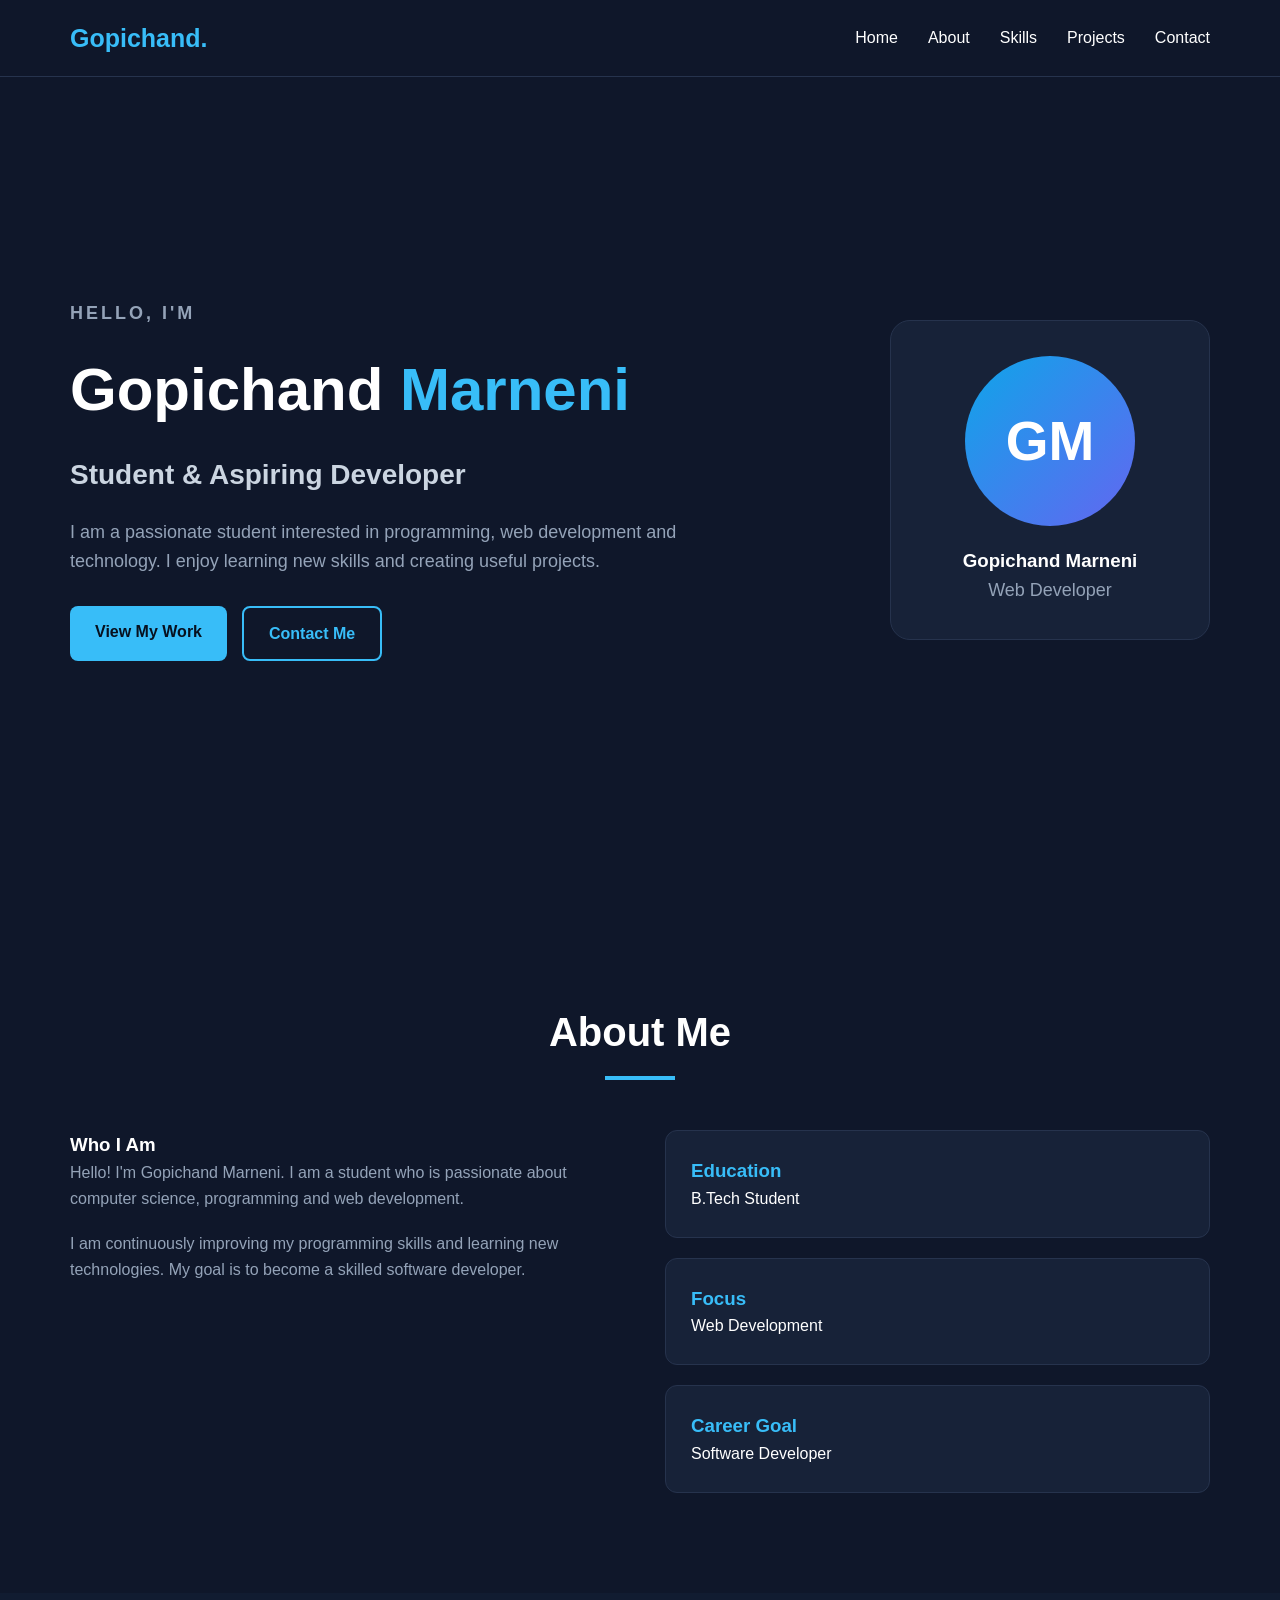
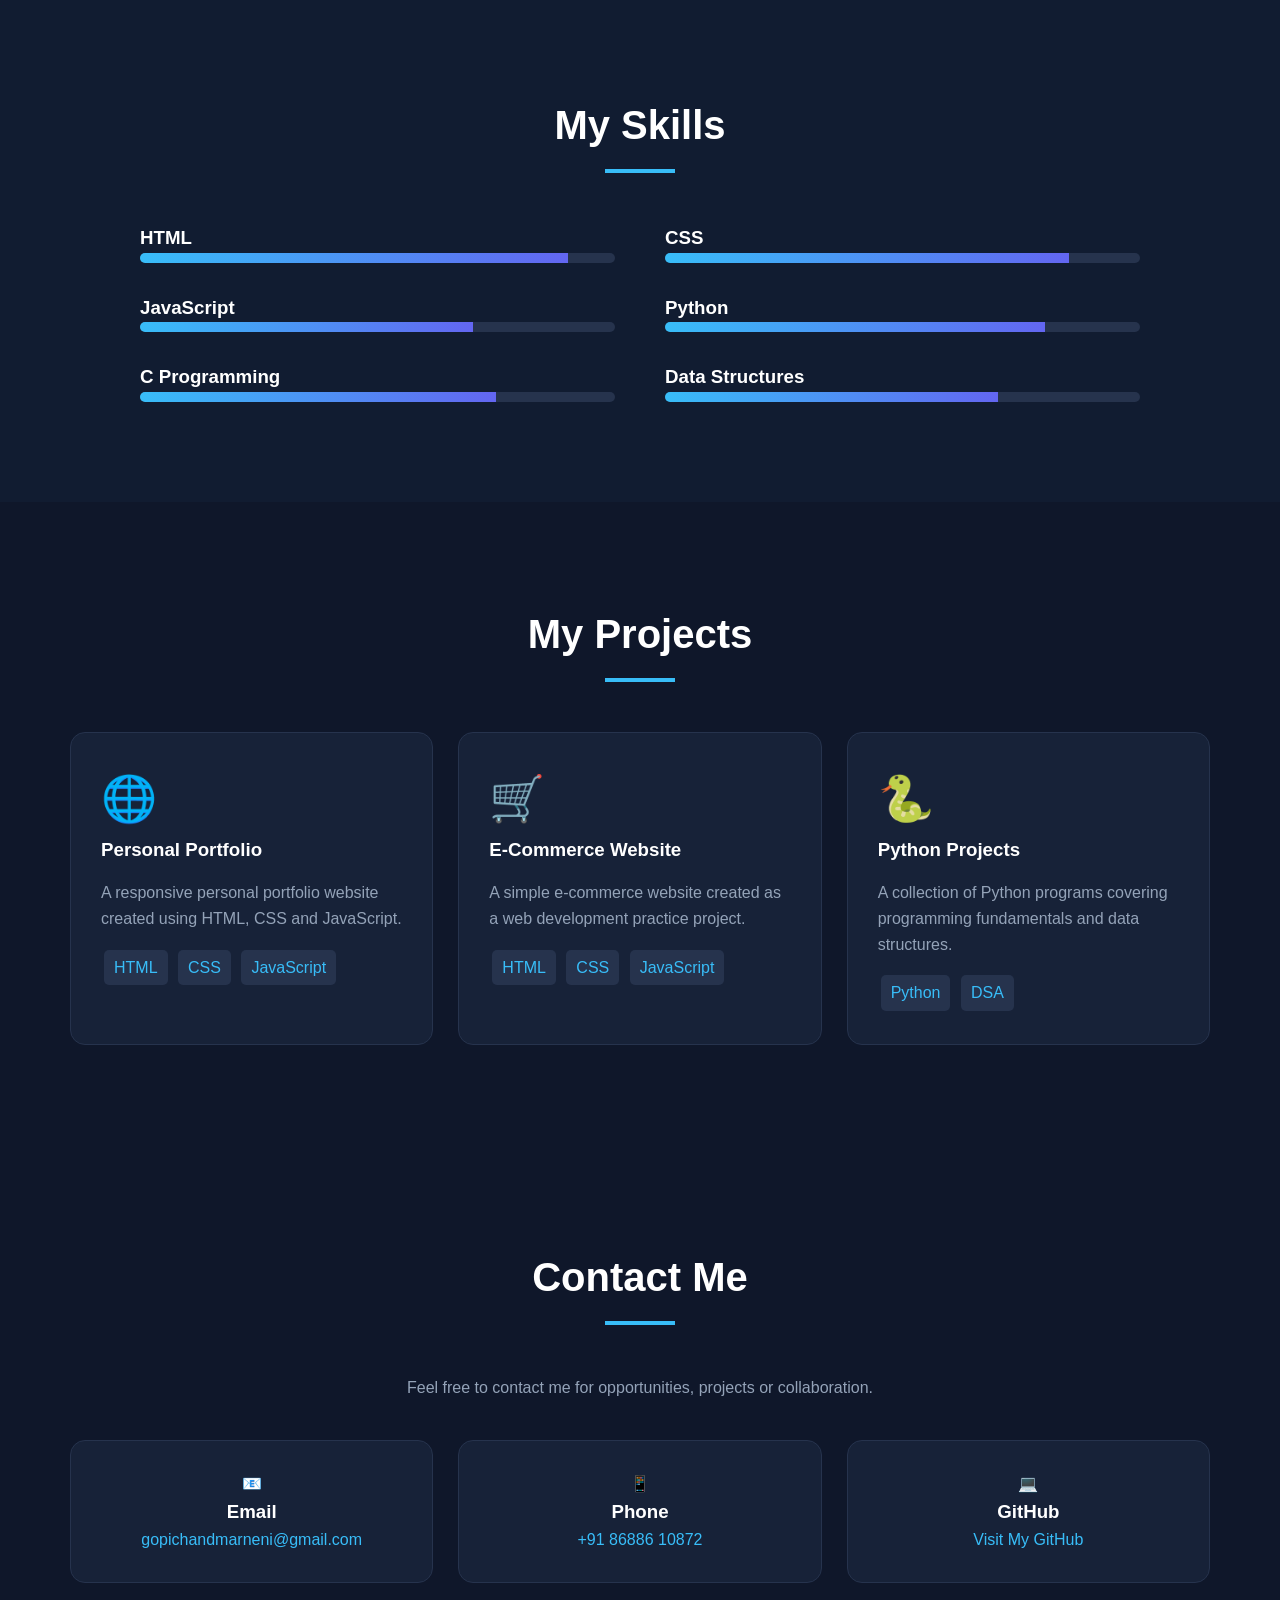
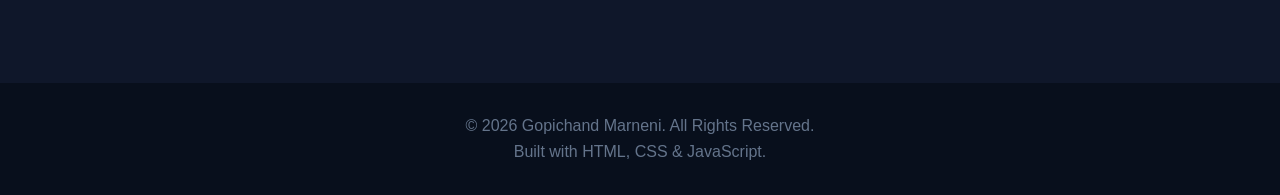
<file: index.html>
<!DOCTYPE html>
<html lang="en">
<head>
    <meta charset="UTF-8">

    <meta name="viewport"
          content="width=device-width, initial-scale=1.0">

    <title>Gopichand Marneni | Portfolio</title>

    <link rel="stylesheet" href="style.css">
</head>

<body>

    <!-- ================= NAVBAR ================= -->

    <header>
        <nav class="navbar">

            <div class="logo">
                Gopichand.
            </div>

            <ul class="nav-links">
                <li>
                    <a href="#home">Home</a>
                </li>

                <li>
                    <a href="#about">About</a>
                </li>

                <li>
                    <a href="#skills">Skills</a>
                </li>

                <li>
                    <a href="#projects">Projects</a>
                </li>

                <li>
                    <a href="#contact">Contact</a>
                </li>
            </ul>

            <button class="menu-btn"
                    onclick="toggleMenu()">
                ☰
            </button>

        </nav>
    </header>


    <!-- ================= HOME ================= -->

    <section id="home" class="hero">

        <div class="hero-content">

            <p class="small-text">
                HELLO, I'M
            </p>

            <h1>
                Gopichand
                <span>Marneni</span>
            </h1>

            <h2>
                Student & Aspiring Developer
            </h2>

            <p>
                I am a passionate student interested in
                programming, web development and technology.
                I enjoy learning new skills and creating
                useful projects.
            </p>

            <div class="hero-buttons">

                <a href="#projects"
                   class="btn">
                    View My Work
                </a>

                <a href="#contact"
                   class="btn secondary">
                    Contact Me
                </a>

            </div>

        </div>


        <!-- Profile -->

        <div class="profile-card">

            <div class="profile-circle">
                GM
            </div>

            <h3>
                Gopichand Marneni
            </h3>

            <p>
                Web Developer
            </p>

        </div>

    </section>


    <!-- ================= ABOUT ================= -->

    <section id="about"
             class="section">

        <h2 class="section-title">
            About Me
        </h2>

        <div class="about-container">

            <div class="about-text">

                <h3>
                    Who I Am
                </h3>

                <p>
                    Hello! I'm Gopichand Marneni.
                    I am a student who is passionate
                    about computer science, programming
                    and web development.
                </p>

                <p>
                    I am continuously improving my
                    programming skills and learning
                    new technologies. My goal is to
                    become a skilled software developer.
                </p>

            </div>


            <div class="about-info">

                <div class="info-box">

                    <h3>
                        Education
                    </h3>

                    <p>
                        B.Tech Student
                    </p>

                </div>


                <div class="info-box">

                    <h3>
                        Focus
                    </h3>

                    <p>
                        Web Development
                    </p>

                </div>


                <div class="info-box">

                    <h3>
                        Career Goal
                    </h3>

                    <p>
                        Software Developer
                    </p>

                </div>

            </div>

        </div>

    </section>


    <!-- ================= SKILLS ================= -->

    <section id="skills"
             class="section skills-section">

        <h2 class="section-title">
            My Skills
        </h2>

        <div class="skills-container">


            <!-- HTML -->

            <div class="skill">

                <h3>
                    HTML
                </h3>

                <div class="progress">

                    <div class="progress-bar html">
                    </div>

                </div>

            </div>


            <!-- CSS -->

            <div class="skill">

                <h3>
                    CSS
                </h3>

                <div class="progress">

                    <div class="progress-bar css">
                    </div>

                </div>

            </div>


            <!-- JavaScript -->

            <div class="skill">

                <h3>
                    JavaScript
                </h3>

                <div class="progress">

                    <div class="progress-bar javascript">
                    </div>

                </div>

            </div>


            <!-- Python -->

            <div class="skill">

                <h3>
                    Python
                </h3>

                <div class="progress">

                    <div class="progress-bar python">
                    </div>

                </div>

            </div>


            <!-- C -->

            <div class="skill">

                <h3>
                    C Programming
                </h3>

                <div class="progress">

                    <div class="progress-bar c">
                    </div>

                </div>

            </div>


            <!-- DSA -->

            <div class="skill">

                <h3>
                    Data Structures
                </h3>

                <div class="progress">

                    <div class="progress-bar dsa">
                    </div>

                </div>

            </div>

        </div>

    </section>


    <!-- ================= PROJECTS ================= -->

    <section id="projects"
             class="section">

        <h2 class="section-title">
            My Projects
        </h2>


        <div class="projects-container">


            <!-- Project 1 -->

            <div class="project-card">

                <div class="project-icon">
                    🌐
                </div>

                <h3>
                    Personal Portfolio
                </h3>

                <p>
                    A responsive personal portfolio
                    website created using HTML,
                    CSS and JavaScript.
                </p>

                <span>
                    HTML
                </span>

                <span>
                    CSS
                </span>

                <span>
                    JavaScript
                </span>

            </div>


            <!-- Project 2 -->

            <div class="project-card">

                <div class="project-icon">
                    🛒
                </div>

                <h3>
                    E-Commerce Website
                </h3>

                <p>
                    A simple e-commerce website
                    created as a web development
                    practice project.
                </p>

                <span>
                    HTML
                </span>

                <span>
                    CSS
                </span>

                <span>
                    JavaScript
                </span>

            </div>


            <!-- Project 3 -->

            <div class="project-card">

                <div class="project-icon">
                    🐍
                </div>

                <h3>
                    Python Projects
                </h3>

                <p>
                    A collection of Python programs
                    covering programming fundamentals
                    and data structures.
                </p>

                <span>
                    Python
                </span>

                <span>
                    DSA
                </span>

            </div>

        </div>

    </section>


    <!-- ================= CONTACT ================= -->

    <section id="contact"
             class="section contact-section">

        <h2 class="section-title">
            Contact Me
        </h2>

        <p class="contact-intro">
            Feel free to contact me for opportunities,
            projects or collaboration.
        </p>


        <div class="contact-container">


            <!-- Email -->

            <div class="contact-card">

                <div class="contact-icon">
                    📧
                </div>

                <h3>
                    Email
                </h3>

                <a href="mailto:gopichandmarneni@gmail.com">
                    gopichandmarneni@gmail.com
                </a>

            </div>


            <!-- Phone -->

            <div class="contact-card">

                <div class="contact-icon">
                    📱
                </div>

                <h3>
                    Phone
                </h3>

                <a href="tel:+918688610872">
                    +91 86886 10872
                </a>

            </div>


            <!-- GitHub -->

            <div class="contact-card">

                <div class="contact-icon">
                    💻
                </div>

                <h3>
                    GitHub
                </h3>

                <a href="https://github.com/"
                   target="_blank">
                    Visit My GitHub
                </a>

            </div>

        </div>

    </section>


    <!-- ================= FOOTER ================= -->

    <footer>

        <p>
            © 2026 Gopichand Marneni.
            All Rights Reserved.
        </p>

        <p>
            Built with HTML, CSS & JavaScript.
        </p>

    </footer>


    <!-- JavaScript -->

    <script src="script.js"></script>

</body>
</html>
</file>
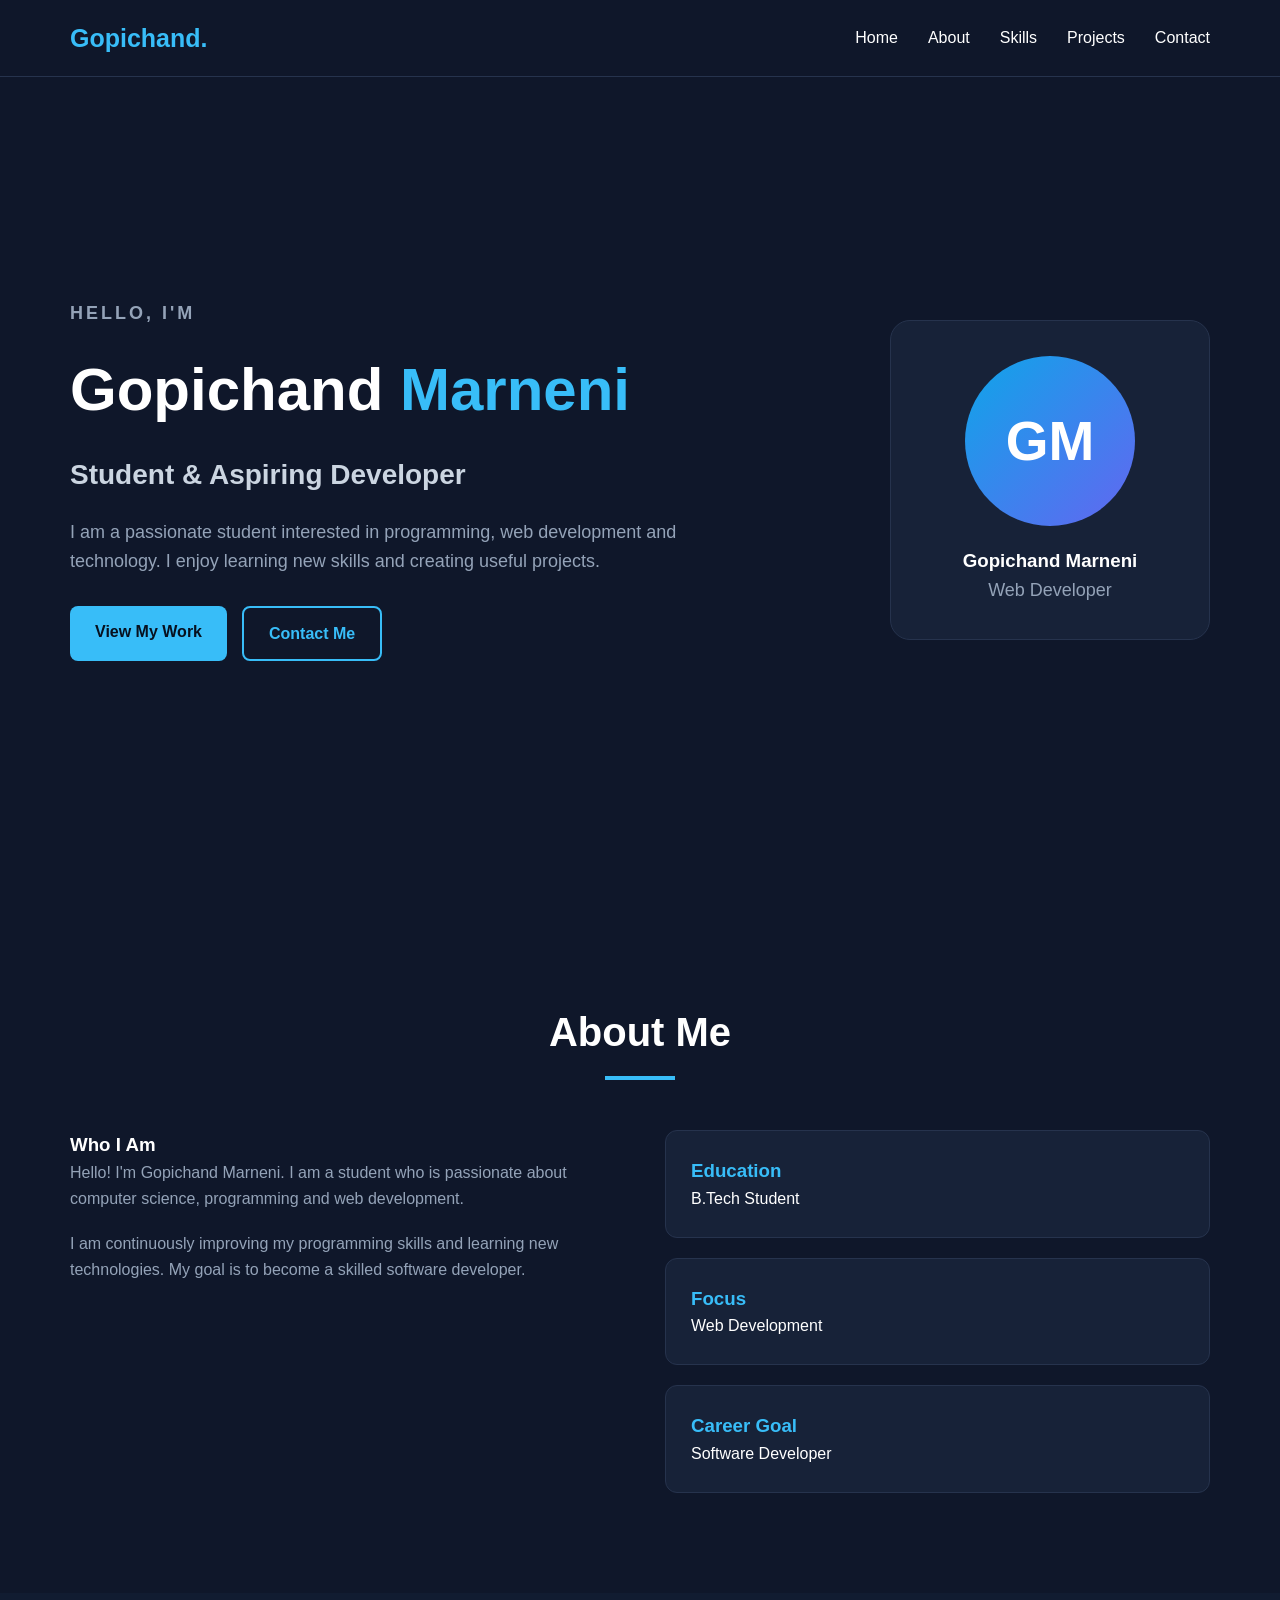
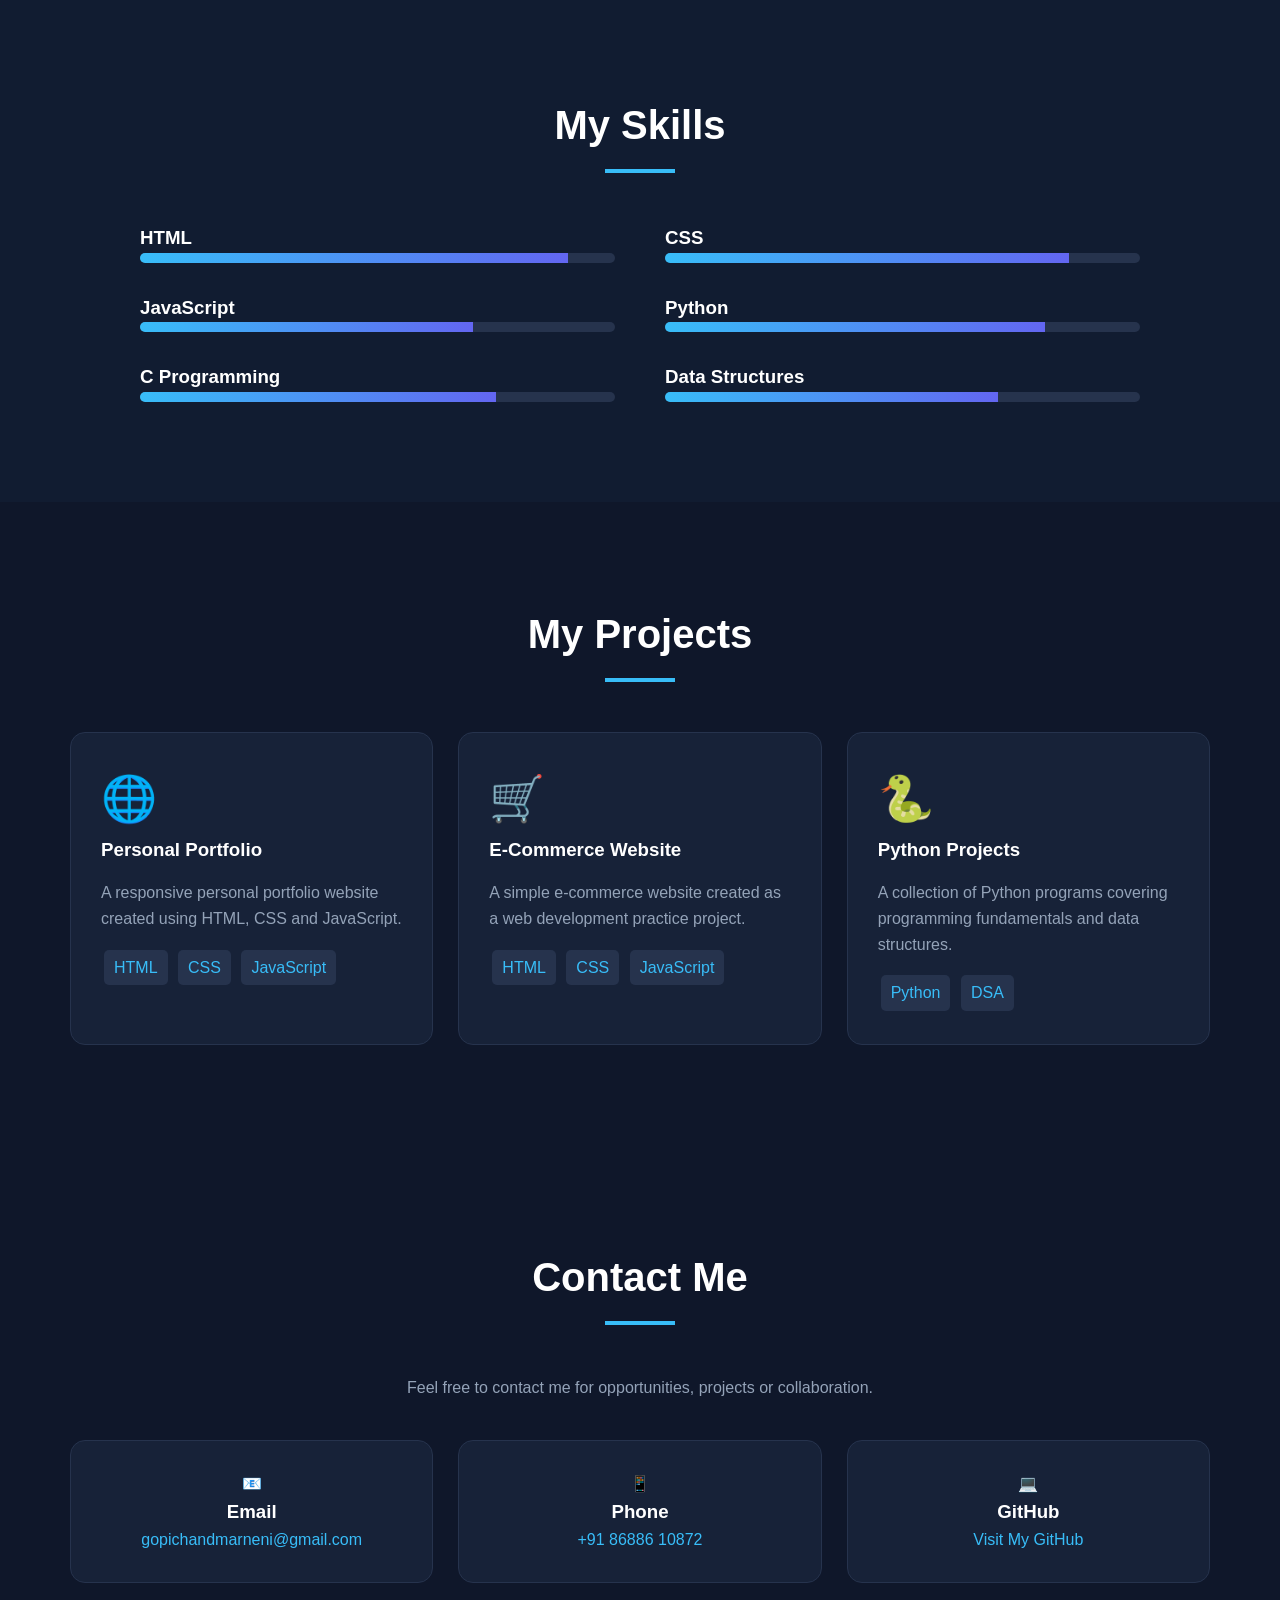
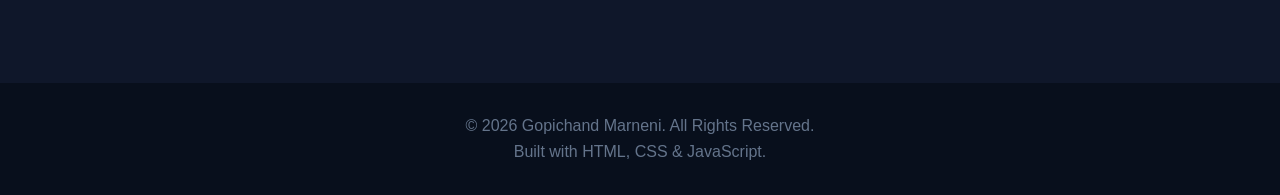
<file: portfolio1.html>
<!DOCTYPE html>
<html lang="en">
<head>
    <meta charset="UTF-8">

    <meta name="viewport"
          content="width=device-width, initial-scale=1.0">

    <title>Gopichand Marneni | Portfolio</title>

    <link rel="stylesheet" href="style.css">
</head>

<body>

    <!-- ================= NAVBAR ================= -->

    <header>
        <nav class="navbar">

            <div class="logo">
                Gopichand.
            </div>

            <ul class="nav-links">
                <li>
                    <a href="#home">Home</a>
                </li>

                <li>
                    <a href="#about">About</a>
                </li>

                <li>
                    <a href="#skills">Skills</a>
                </li>

                <li>
                    <a href="#projects">Projects</a>
                </li>

                <li>
                    <a href="#contact">Contact</a>
                </li>
            </ul>

            <button class="menu-btn"
                    onclick="toggleMenu()">
                ☰
            </button>

        </nav>
    </header>


    <!-- ================= HOME ================= -->

    <section id="home" class="hero">

        <div class="hero-content">

            <p class="small-text">
                HELLO, I'M
            </p>

            <h1>
                Gopichand
                <span>Marneni</span>
            </h1>

            <h2>
                Student & Aspiring Developer
            </h2>

            <p>
                I am a passionate student interested in
                programming, web development and technology.
                I enjoy learning new skills and creating
                useful projects.
            </p>

            <div class="hero-buttons">

                <a href="#projects"
                   class="btn">
                    View My Work
                </a>

                <a href="#contact"
                   class="btn secondary">
                    Contact Me
                </a>

            </div>

        </div>


        <!-- Profile -->

        <div class="profile-card">

            <div class="profile-circle">
                GM
            </div>

            <h3>
                Gopichand Marneni
            </h3>

            <p>
                Web Developer
            </p>

        </div>

    </section>


    <!-- ================= ABOUT ================= -->

    <section id="about"
             class="section">

        <h2 class="section-title">
            About Me
        </h2>

        <div class="about-container">

            <div class="about-text">

                <h3>
                    Who I Am
                </h3>

                <p>
                    Hello! I'm Gopichand Marneni.
                    I am a student who is passionate
                    about computer science, programming
                    and web development.
                </p>

                <p>
                    I am continuously improving my
                    programming skills and learning
                    new technologies. My goal is to
                    become a skilled software developer.
                </p>

            </div>


            <div class="about-info">

                <div class="info-box">

                    <h3>
                        Education
                    </h3>

                    <p>
                        B.Tech Student
                    </p>

                </div>


                <div class="info-box">

                    <h3>
                        Focus
                    </h3>

                    <p>
                        Web Development
                    </p>

                </div>


                <div class="info-box">

                    <h3>
                        Career Goal
                    </h3>

                    <p>
                        Software Developer
                    </p>

                </div>

            </div>

        </div>

    </section>


    <!-- ================= SKILLS ================= -->

    <section id="skills"
             class="section skills-section">

        <h2 class="section-title">
            My Skills
        </h2>

        <div class="skills-container">


            <!-- HTML -->

            <div class="skill">

                <h3>
                    HTML
                </h3>

                <div class="progress">

                    <div class="progress-bar html">
                    </div>

                </div>

            </div>


            <!-- CSS -->

            <div class="skill">

                <h3>
                    CSS
                </h3>

                <div class="progress">

                    <div class="progress-bar css">
                    </div>

                </div>

            </div>


            <!-- JavaScript -->

            <div class="skill">

                <h3>
                    JavaScript
                </h3>

                <div class="progress">

                    <div class="progress-bar javascript">
                    </div>

                </div>

            </div>


            <!-- Python -->

            <div class="skill">

                <h3>
                    Python
                </h3>

                <div class="progress">

                    <div class="progress-bar python">
                    </div>

                </div>

            </div>


            <!-- C -->

            <div class="skill">

                <h3>
                    C Programming
                </h3>

                <div class="progress">

                    <div class="progress-bar c">
                    </div>

                </div>

            </div>


            <!-- DSA -->

            <div class="skill">

                <h3>
                    Data Structures
                </h3>

                <div class="progress">

                    <div class="progress-bar dsa">
                    </div>

                </div>

            </div>

        </div>

    </section>


    <!-- ================= PROJECTS ================= -->

    <section id="projects"
             class="section">

        <h2 class="section-title">
            My Projects
        </h2>


        <div class="projects-container">


            <!-- Project 1 -->

            <div class="project-card">

                <div class="project-icon">
                    🌐
                </div>

                <h3>
                    Personal Portfolio
                </h3>

                <p>
                    A responsive personal portfolio
                    website created using HTML,
                    CSS and JavaScript.
                </p>

                <span>
                    HTML
                </span>

                <span>
                    CSS
                </span>

                <span>
                    JavaScript
                </span>

            </div>


            <!-- Project 2 -->

            <div class="project-card">

                <div class="project-icon">
                    🛒
                </div>

                <h3>
                    E-Commerce Website
                </h3>

                <p>
                    A simple e-commerce website
                    created as a web development
                    practice project.
                </p>

                <span>
                    HTML
                </span>

                <span>
                    CSS
                </span>

                <span>
                    JavaScript
                </span>

            </div>


            <!-- Project 3 -->

            <div class="project-card">

                <div class="project-icon">
                    🐍
                </div>

                <h3>
                    Python Projects
                </h3>

                <p>
                    A collection of Python programs
                    covering programming fundamentals
                    and data structures.
                </p>

                <span>
                    Python
                </span>

                <span>
                    DSA
                </span>

            </div>

        </div>

    </section>


    <!-- ================= CONTACT ================= -->

    <section id="contact"
             class="section contact-section">

        <h2 class="section-title">
            Contact Me
        </h2>

        <p class="contact-intro">
            Feel free to contact me for opportunities,
            projects or collaboration.
        </p>


        <div class="contact-container">


            <!-- Email -->

            <div class="contact-card">

                <div class="contact-icon">
                    📧
                </div>

                <h3>
                    Email
                </h3>

                <a href="mailto:gopichandmarneni@gmail.com">
                    gopichandmarneni@gmail.com
                </a>

            </div>


            <!-- Phone -->

            <div class="contact-card">

                <div class="contact-icon">
                    📱
                </div>

                <h3>
                    Phone
                </h3>

                <a href="tel:+918688610872">
                    +91 86886 10872
                </a>

            </div>


            <!-- GitHub -->

            <div class="contact-card">

                <div class="contact-icon">
                    💻
                </div>

                <h3>
                    GitHub
                </h3>

                <a href="https://github.com/"
                   target="_blank">
                    Visit My GitHub
                </a>

            </div>

        </div>

    </section>


    <!-- ================= FOOTER ================= -->

    <footer>

        <p>
            © 2026 Gopichand Marneni.
            All Rights Reserved.
        </p>

        <p>
            Built with HTML, CSS & JavaScript.
        </p>

    </footer>


    <!-- JavaScript -->

    <script src="script.js"></script>

</body>
</html>
</file>
<file: style.css>
* {
    margin: 0;
    padding: 0;
    box-sizing: border-box;
    scroll-behavior: smooth;
}

body {
    font-family: Arial, Helvetica, sans-serif;
    background: #0f172a;
    color: white;
    line-height: 1.6;
}

header {
    width: 100%;
    background: #0f172a;
    position: fixed;
    top: 0;
    left: 0;
    z-index: 1000;
    border-bottom: 1px solid #26334d;
}

.navbar {
    max-width: 1200px;
    margin: auto;
    padding: 18px 30px;
    display: flex;
    justify-content: space-between;
    align-items: center;
}

.logo {
    font-size: 25px;
    font-weight: bold;
    color: #38bdf8;
}

.nav-links {
    display: flex;
    list-style: none;
    gap: 30px;
}

.nav-links a {
    text-decoration: none;
    color: white;
    font-weight: 500;
}

.nav-links a:hover {
    color: #38bdf8;
}

.menu-btn {
    display: none;
    background: none;
    border: none;
    color: white;
    font-size: 28px;
}

.hero {
    min-height: 100vh;
    max-width: 1200px;
    margin: auto;
    display: flex;
    justify-content: space-between;
    align-items: center;
    padding: 120px 30px 60px;
    gap: 50px;
}

.hero-content {
    max-width: 700px;
}

.small-text {
    color: #38bdf8;
    font-size: 18px;
    font-weight: bold;
    letter-spacing: 3px;
}

.hero h1 {
    font-size: 60px;
    margin: 15px 0;
}

.hero h1 span {
    color: #38bdf8;
}

.hero h2 {
    color: #cbd5e1;
    font-size: 28px;
    margin-bottom: 20px;
}

.hero p {
    color: #94a3b8;
    font-size: 18px;
}

.hero-buttons {
    margin-top: 30px;
    display: flex;
    gap: 15px;
}

.btn {
    display: inline-block;
    padding: 13px 25px;
    background: #38bdf8;
    color: #07111f;
    text-decoration: none;
    border-radius: 8px;
    font-weight: bold;
}

.btn.secondary {
    background: transparent;
    color: #38bdf8;
    border: 2px solid #38bdf8;
}

.profile-card {
    width: 320px;
    padding: 35px;
    text-align: center;
    background: #172238;
    border: 1px solid #26334d;
    border-radius: 20px;
}

.profile-circle {
    width: 170px;
    height: 170px;
    margin: auto auto 20px;
    border-radius: 50%;
    display: flex;
    justify-content: center;
    align-items: center;
    font-size: 55px;
    font-weight: bold;
    background: linear-gradient(135deg, #0ea5e9, #6366f1);
}

.profile-card p {
    color: #94a3b8;
}

.section {
    max-width: 1200px;
    margin: auto;
    padding: 100px 30px;
}

.section-title {
    text-align: center;
    font-size: 40px;
    margin-bottom: 50px;
}

.section-title::after {
    content: "";
    display: block;
    width: 70px;
    height: 4px;
    background: #38bdf8;
    margin: 12px auto;
}

.about-container {
    display: grid;
    grid-template-columns: 1fr 1fr;
    gap: 50px;
}

.about-text p {
    color: #94a3b8;
    margin-bottom: 20px;
}

.about-info {
    display: grid;
    gap: 20px;
}

.info-box {
    padding: 25px;
    background: #172238;
    border: 1px solid #26334d;
    border-radius: 12px;
}

.info-box h3 {
    color: #38bdf8;
}

.skills-section {
    background: #111c31;
    max-width: 100%;
}

.skills-container {
    max-width: 1000px;
    margin: auto;
    display: grid;
    grid-template-columns: 1fr 1fr;
    gap: 30px 50px;
}

.progress {
    width: 100%;
    height: 10px;
    background: #26334d;
    border-radius: 20px;
    overflow: hidden;
}

.progress-bar {
    height: 100%;
    background: linear-gradient(90deg, #38bdf8, #6366f1);
}

.html { width: 90%; }
.css { width: 85%; }
.javascript { width: 70%; }
.python { width: 80%; }
.c { width: 75%; }
.dsa { width: 70%; }

.projects-container {
    display: grid;
    grid-template-columns: repeat(3, 1fr);
    gap: 25px;
}

.project-card {
    background: #172238;
    border: 1px solid #26334d;
    border-radius: 15px;
    padding: 30px;
}

.project-card:hover {
    border-color: #38bdf8;
}

.project-icon {
    font-size: 45px;
}

.project-card p {
    color: #94a3b8;
    margin: 15px 0;
}

.project-card span {
    display: inline-block;
    padding: 5px 10px;
    margin: 3px;
    background: #26334d;
    color: #38bdf8;
    border-radius: 5px;
}

.contact-section {
    text-align: center;
}

.contact-intro {
    color: #94a3b8;
    margin-bottom: 40px;
}

.contact-container {
    display: grid;
    grid-template-columns: repeat(3, 1fr);
    gap: 25px;
}

.contact-card {
    padding: 30px;
    background: #172238;
    border: 1px solid #26334d;
    border-radius: 15px;
}

.contact-card a {
    color: #38bdf8;
    text-decoration: none;
}

footer {
    text-align: center;
    padding: 30px;
    background: #080f1c;
    color: #64748b;
}

@media (max-width: 800px) {

    .nav-links {
        display: none;
        position: absolute;
        top: 70px;
        left: 0;
        width: 100%;
        flex-direction: column;
        background: #0f172a;
        text-align: center;
    }

    .nav-links.active {
        display: flex;
    }

    .menu-btn {
        display: block;
    }

    .hero {
        flex-direction: column;
        text-align: center;
    }

    .hero h1 {
        font-size: 45px;
    }

    .about-container,
    .skills-container,
    .projects-container,
    .contact-container {
        grid-template-columns: 1fr;
    }
}
</file>
